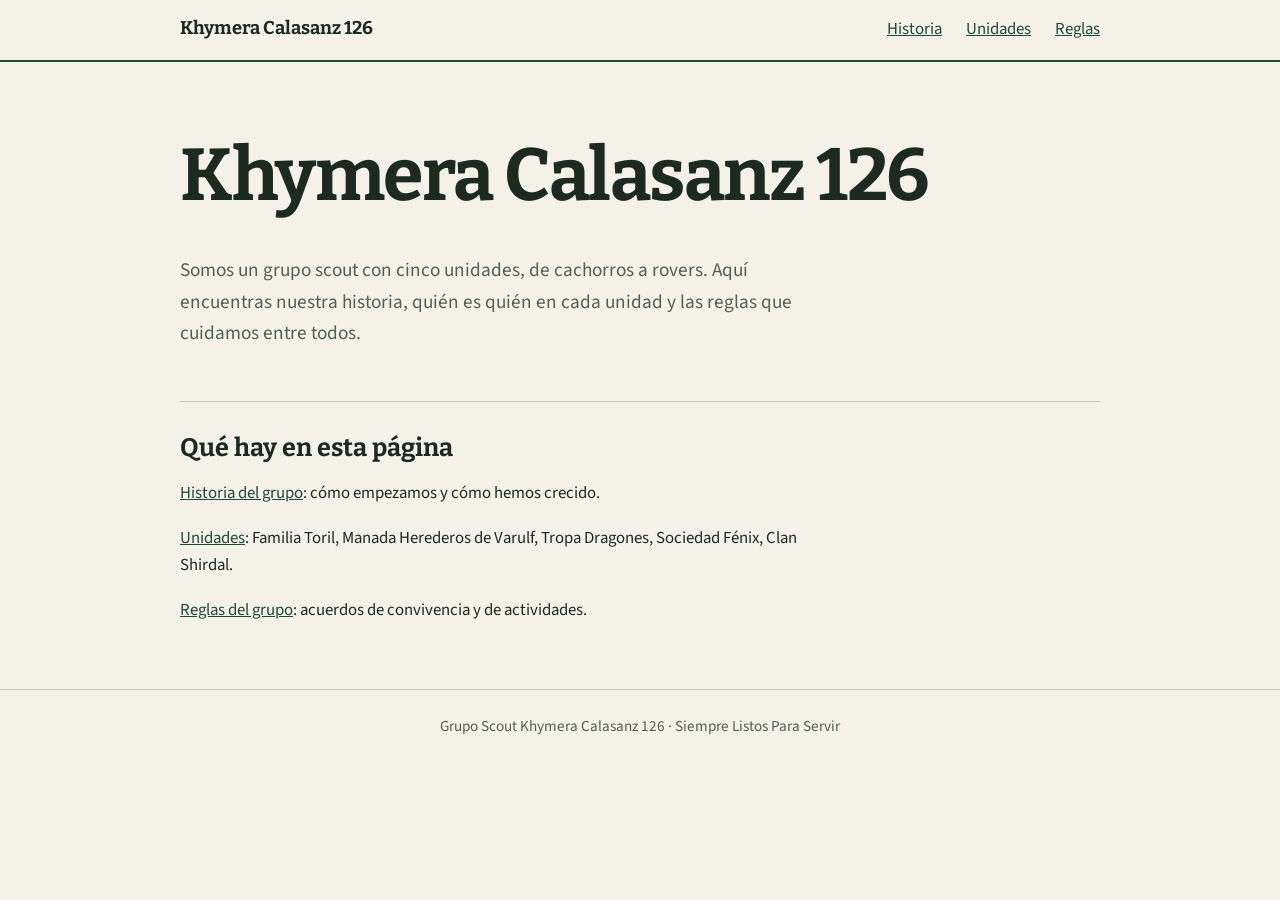
<file: index.html>
<!DOCTYPE html>
<html lang="es"><head><meta charset="utf-8">
<meta name="viewport" content="width=device-width, initial-scale=1">
<title>Inicio · Grupo Scout Khymera Calasanz 126</title>
<link rel="preconnect" href="https://fonts.googleapis.com"><link rel="preconnect" href="https://fonts.gstatic.com" crossorigin>
<link href="https://fonts.googleapis.com/css2?family=Bitter:wght@600;800&family=Source+Sans+3:wght@400;600&display=swap" rel="stylesheet">
<link rel="stylesheet" href="style.css"></head><body>
<header><nav aria-label="Principal"><a class="brand" href="index.html">Khymera Calasanz 126</a>
<a href="historia.html">Historia</a>
<a href="unidades.html">Unidades</a>
<a href="reglas.html">Reglas</a></nav></header>
<main>
<section class="hero"><h1>Khymera Calasanz 126</h1>
<p>Somos un grupo scout con cinco unidades, de cachorros a rovers. Aquí encuentras nuestra historia, quién es quién en cada unidad y las reglas que cuidamos entre todos.</p></section>
<div class="prose"><h2>Qué hay en esta página</h2>
<p><a href="historia.html">Historia del grupo</a>: cómo empezamos y cómo hemos crecido.</p>
<p><a href="unidades.html">Unidades</a>: Familia Toril, Manada Herederos de Varulf, Tropa Dragones, Sociedad Fénix, Clan Shirdal.</p>
<p><a href="reglas.html">Reglas del grupo</a>: acuerdos de convivencia y de actividades.</p></div>
</main>
<footer>Grupo Scout Khymera Calasanz 126 · Siempre Listos Para Servir</footer></body></html>
</file>
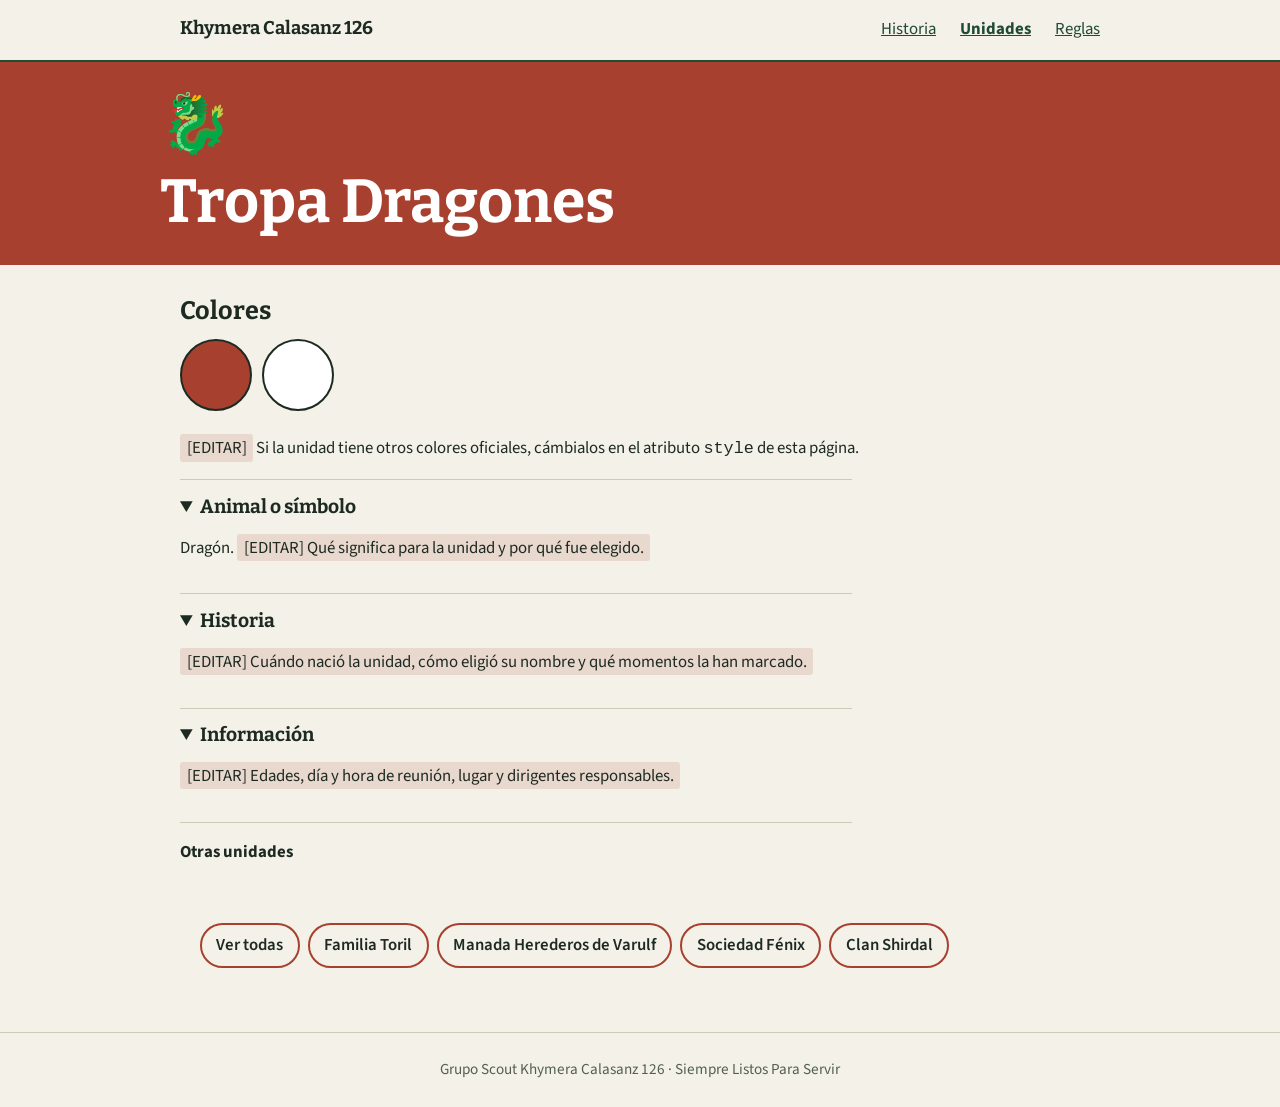
<file: dragones.html>
<!DOCTYPE html>
<html lang="es"><head><meta charset="utf-8"><meta name="viewport" content="width=device-width, initial-scale=1">
<title>Tropa Dragones · Grupo Scout Khymera Calasanz 126</title>
<link rel="preconnect" href="https://fonts.googleapis.com"><link rel="preconnect" href="https://fonts.gstatic.com" crossorigin>
<link href="https://fonts.googleapis.com/css2?family=Bitter:wght@600;800&family=Source+Sans+3:wght@400;600&display=swap" rel="stylesheet">
<link rel="stylesheet" href="style.css"></head><body>
<header><nav aria-label="Principal"><a class="brand" href="index.html">Khymera Calasanz 126</a><a href="historia.html">Historia</a><a href="unidades.html" aria-current="page">Unidades</a><a href="reglas.html">Reglas</a></nav></header>
<div class="utop" style="--c:#a8402f"><div><div class="sym" aria-hidden="true">🐉</div><h1>Tropa Dragones</h1></div></div>
<main style="--c:#a8402f;--c2:#ffffff">
<h2>Colores</h2>
<div class="swatches"><div class="sw" title="#a8402f"></div><div class="sw b" title="#ffffff"></div></div>
<p><span class="todo">[EDITAR]</span> Si la unidad tiene otros colores oficiales, cámbialos en el atributo <code>style</code> de esta página.</p>
<details open><summary>Animal o símbolo</summary><p>Dragón. <span class="todo">[EDITAR] Qué significa para la unidad y por qué fue elegido.</span></p></details>
<details open><summary>Historia</summary><p><span class="todo">[EDITAR] Cuándo nació la unidad, cómo eligió su nombre y qué momentos la han marcado.</span></p></details>
<details open><summary>Información</summary><p><span class="todo">[EDITAR] Edades, día y hora de reunión, lugar y dirigentes responsables.</span></p></details>
<p class="others-t"><strong>Otras unidades</strong></p>
<nav class="others" aria-label="Otras unidades"><a href="unidades.html">Ver todas</a><a href="toril.html">Familia Toril</a>
<a href="varulf.html">Manada Herederos de Varulf</a>
<a href="fenix.html">Sociedad Fénix</a>
<a href="shirdal.html">Clan Shirdal</a>
</main>
<footer>Grupo Scout Khymera Calasanz 126 · Siempre Listos Para Servir</footer></body></html>
</file>
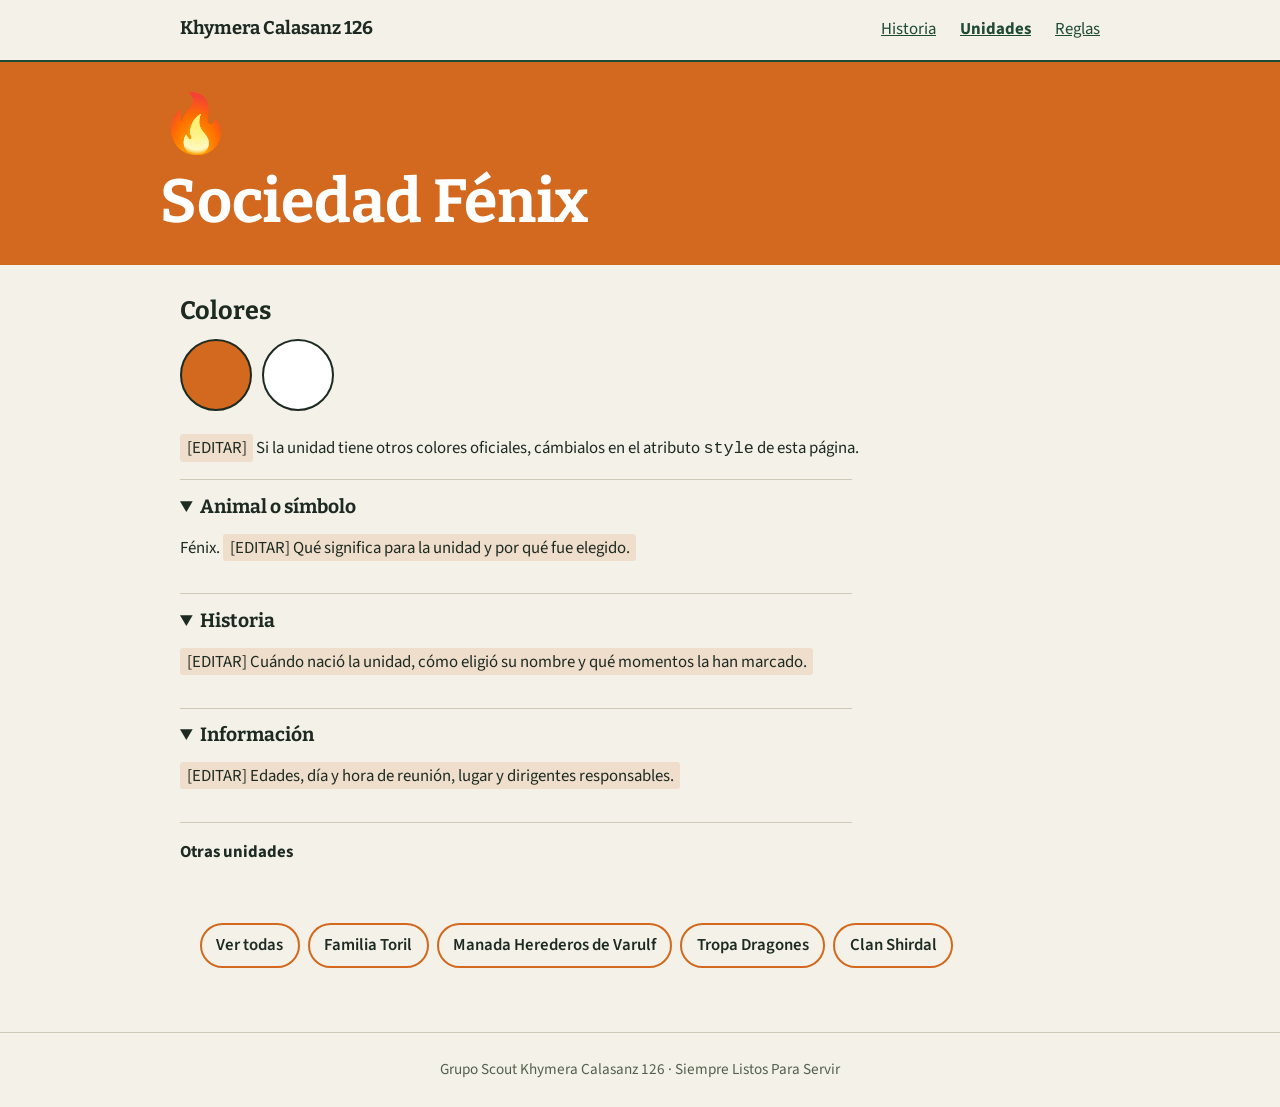
<file: fenix.html>
<!DOCTYPE html>
<html lang="es"><head><meta charset="utf-8"><meta name="viewport" content="width=device-width, initial-scale=1">
<title>Sociedad Fénix · Grupo Scout Khymera Calasanz 126</title>
<link rel="preconnect" href="https://fonts.googleapis.com"><link rel="preconnect" href="https://fonts.gstatic.com" crossorigin>
<link href="https://fonts.googleapis.com/css2?family=Bitter:wght@600;800&family=Source+Sans+3:wght@400;600&display=swap" rel="stylesheet">
<link rel="stylesheet" href="style.css"></head><body>
<header><nav aria-label="Principal"><a class="brand" href="index.html">Khymera Calasanz 126</a><a href="historia.html">Historia</a><a href="unidades.html" aria-current="page">Unidades</a><a href="reglas.html">Reglas</a></nav></header>
<div class="utop" style="--c:#d2691e"><div><div class="sym" aria-hidden="true">🔥</div><h1>Sociedad Fénix</h1></div></div>
<main style="--c:#d2691e;--c2:#ffffff">
<h2>Colores</h2>
<div class="swatches"><div class="sw" title="#d2691e"></div><div class="sw b" title="#ffffff"></div></div>
<p><span class="todo">[EDITAR]</span> Si la unidad tiene otros colores oficiales, cámbialos en el atributo <code>style</code> de esta página.</p>
<details open><summary>Animal o símbolo</summary><p>Fénix. <span class="todo">[EDITAR] Qué significa para la unidad y por qué fue elegido.</span></p></details>
<details open><summary>Historia</summary><p><span class="todo">[EDITAR] Cuándo nació la unidad, cómo eligió su nombre y qué momentos la han marcado.</span></p></details>
<details open><summary>Información</summary><p><span class="todo">[EDITAR] Edades, día y hora de reunión, lugar y dirigentes responsables.</span></p></details>
<p class="others-t"><strong>Otras unidades</strong></p>
<nav class="others" aria-label="Otras unidades"><a href="unidades.html">Ver todas</a><a href="toril.html">Familia Toril</a>
<a href="varulf.html">Manada Herederos de Varulf</a>
<a href="dragones.html">Tropa Dragones</a>
<a href="shirdal.html">Clan Shirdal</a>
</main>
<footer>Grupo Scout Khymera Calasanz 126 · Siempre Listos Para Servir</footer></body></html>
</file>
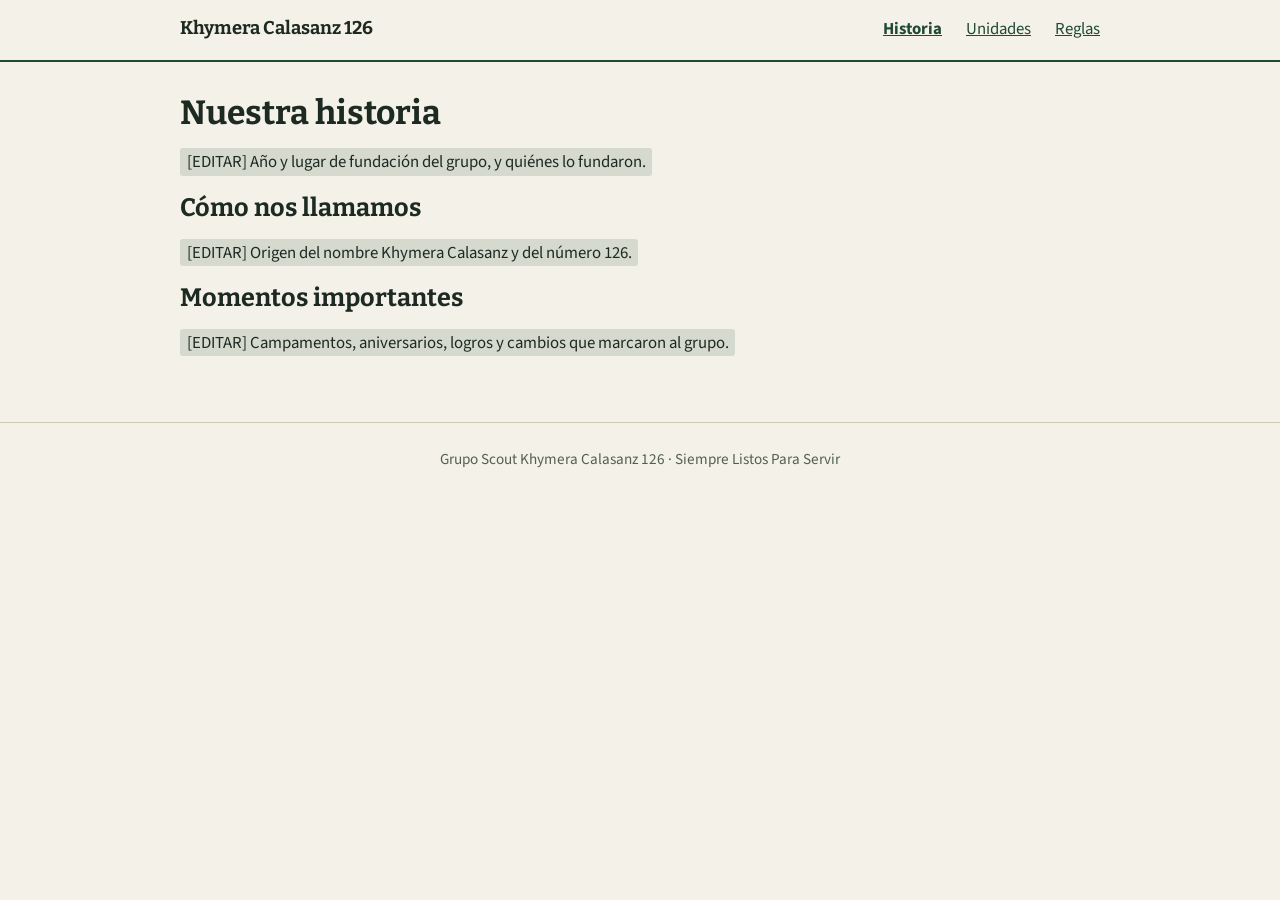
<file: historia.html>
<!DOCTYPE html>
<html lang="es"><head><meta charset="utf-8">
<meta name="viewport" content="width=device-width, initial-scale=1">
<title>Historia · Grupo Scout Khymera Calasanz 126</title>
<link rel="preconnect" href="https://fonts.googleapis.com"><link rel="preconnect" href="https://fonts.gstatic.com" crossorigin>
<link href="https://fonts.googleapis.com/css2?family=Bitter:wght@600;800&family=Source+Sans+3:wght@400;600&display=swap" rel="stylesheet">
<link rel="stylesheet" href="style.css"></head><body>
<header><nav aria-label="Principal"><a class="brand" href="index.html">Khymera Calasanz 126</a>
<a href="historia.html" aria-current="page">Historia</a>
<a href="unidades.html">Unidades</a>
<a href="reglas.html">Reglas</a></nav></header>
<main>
<h1>Nuestra historia</h1><div class="prose">
<p><span class="todo">[EDITAR] Año y lugar de fundación del grupo, y quiénes lo fundaron.</span></p>
<h2>Cómo nos llamamos</h2><p><span class="todo">[EDITAR] Origen del nombre Khymera Calasanz y del número 126.</span></p>
<h2>Momentos importantes</h2><p><span class="todo">[EDITAR] Campamentos, aniversarios, logros y cambios que marcaron al grupo.</span></p></div>
</main>
<footer>Grupo Scout Khymera Calasanz 126 · Siempre Listos Para Servir</footer></body></html>
</file>
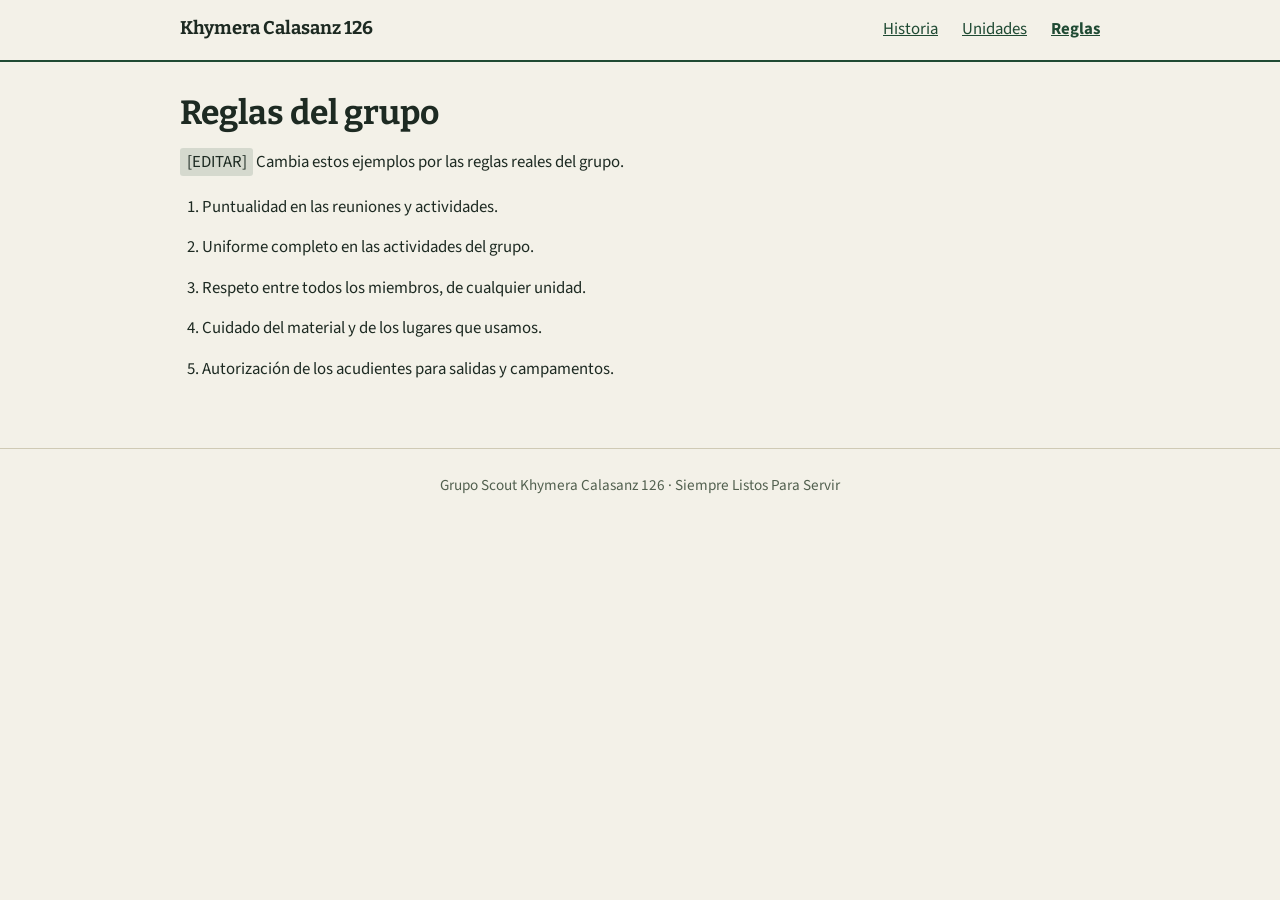
<file: reglas.html>
<!DOCTYPE html>
<html lang="es"><head><meta charset="utf-8">
<meta name="viewport" content="width=device-width, initial-scale=1">
<title>Reglas · Grupo Scout Khymera Calasanz 126</title>
<link rel="preconnect" href="https://fonts.googleapis.com"><link rel="preconnect" href="https://fonts.gstatic.com" crossorigin>
<link href="https://fonts.googleapis.com/css2?family=Bitter:wght@600;800&family=Source+Sans+3:wght@400;600&display=swap" rel="stylesheet">
<link rel="stylesheet" href="style.css"></head><body>
<header><nav aria-label="Principal"><a class="brand" href="index.html">Khymera Calasanz 126</a>
<a href="historia.html">Historia</a>
<a href="unidades.html">Unidades</a>
<a href="reglas.html" aria-current="page">Reglas</a></nav></header>
<main>
<h1>Reglas del grupo</h1><p class="prose"><span class="todo">[EDITAR]</span> Cambia estos ejemplos por las reglas reales del grupo.</p>
<ol class="reglas"><li>Puntualidad en las reuniones y actividades.</li><li>Uniforme completo en las actividades del grupo.</li><li>Respeto entre todos los miembros, de cualquier unidad.</li><li>Cuidado del material y de los lugares que usamos.</li><li>Autorización de los acudientes para salidas y campamentos.</li></ol>
</main>
<footer>Grupo Scout Khymera Calasanz 126 · Siempre Listos Para Servir</footer></body></html>
</file>
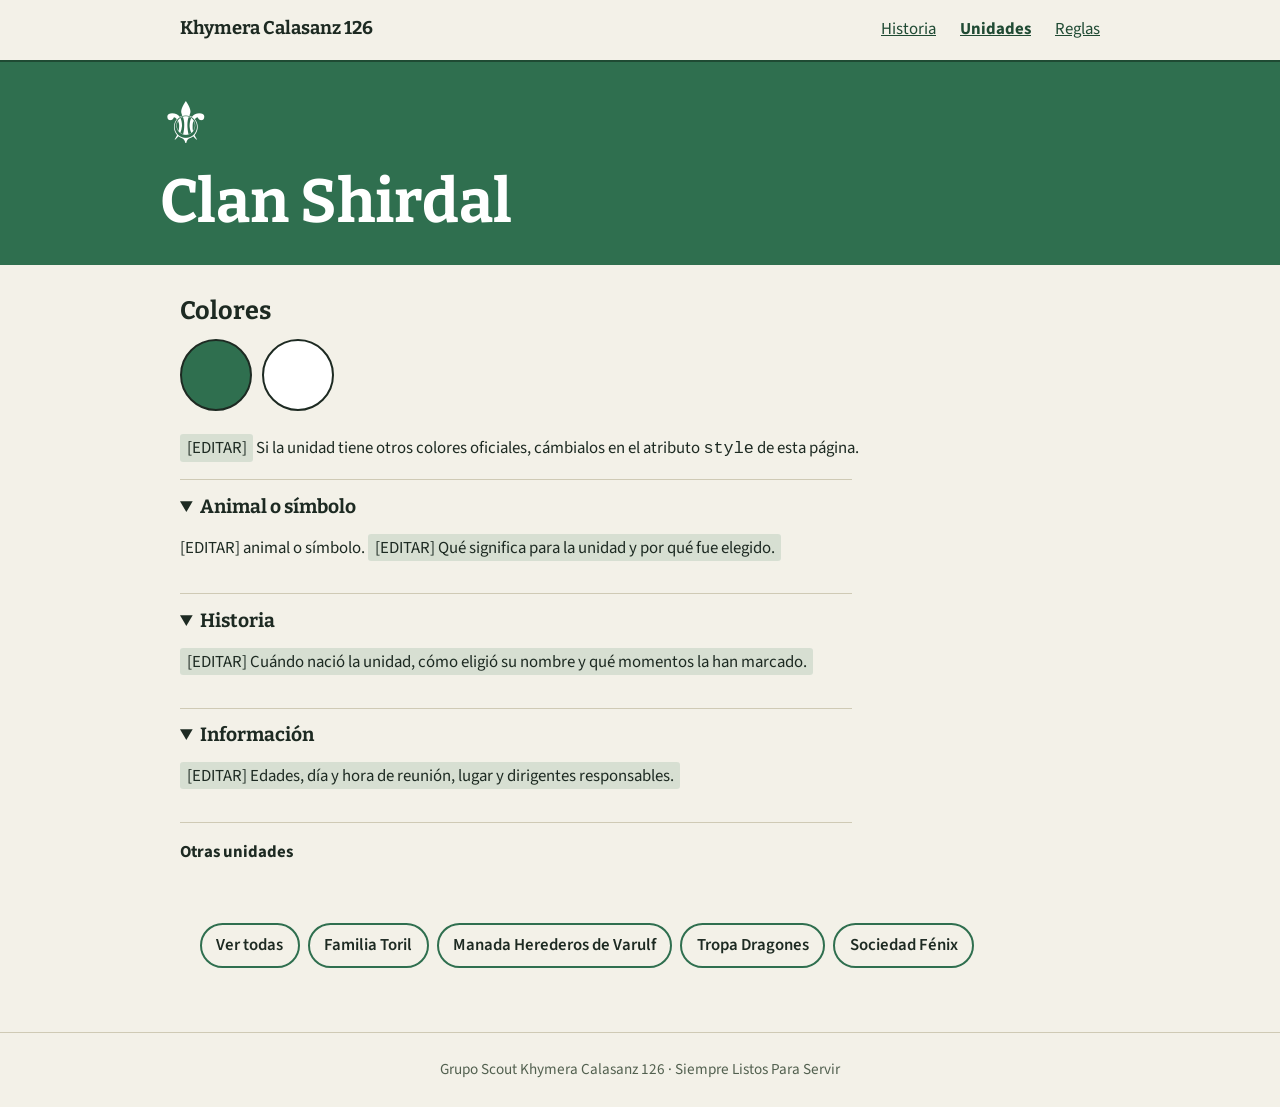
<file: shirdal.html>
<!DOCTYPE html>
<html lang="es"><head><meta charset="utf-8"><meta name="viewport" content="width=device-width, initial-scale=1">
<title>Clan Shirdal · Grupo Scout Khymera Calasanz 126</title>
<link rel="preconnect" href="https://fonts.googleapis.com"><link rel="preconnect" href="https://fonts.gstatic.com" crossorigin>
<link href="https://fonts.googleapis.com/css2?family=Bitter:wght@600;800&family=Source+Sans+3:wght@400;600&display=swap" rel="stylesheet">
<link rel="stylesheet" href="style.css"></head><body>
<header><nav aria-label="Principal"><a class="brand" href="index.html">Khymera Calasanz 126</a><a href="historia.html">Historia</a><a href="unidades.html" aria-current="page">Unidades</a><a href="reglas.html">Reglas</a></nav></header>
<div class="utop" style="--c:#2f6f4f"><div><div class="sym" aria-hidden="true">⚜️</div><h1>Clan Shirdal</h1></div></div>
<main style="--c:#2f6f4f;--c2:#ffffff">
<h2>Colores</h2>
<div class="swatches"><div class="sw" title="#2f6f4f"></div><div class="sw b" title="#ffffff"></div></div>
<p><span class="todo">[EDITAR]</span> Si la unidad tiene otros colores oficiales, cámbialos en el atributo <code>style</code> de esta página.</p>
<details open><summary>Animal o símbolo</summary><p>[EDITAR] animal o símbolo. <span class="todo">[EDITAR] Qué significa para la unidad y por qué fue elegido.</span></p></details>
<details open><summary>Historia</summary><p><span class="todo">[EDITAR] Cuándo nació la unidad, cómo eligió su nombre y qué momentos la han marcado.</span></p></details>
<details open><summary>Información</summary><p><span class="todo">[EDITAR] Edades, día y hora de reunión, lugar y dirigentes responsables.</span></p></details>
<p class="others-t"><strong>Otras unidades</strong></p>
<nav class="others" aria-label="Otras unidades"><a href="unidades.html">Ver todas</a><a href="toril.html">Familia Toril</a>
<a href="varulf.html">Manada Herederos de Varulf</a>
<a href="dragones.html">Tropa Dragones</a>
<a href="fenix.html">Sociedad Fénix</a>
</main>
<footer>Grupo Scout Khymera Calasanz 126 · Siempre Listos Para Servir</footer></body></html>
</file>
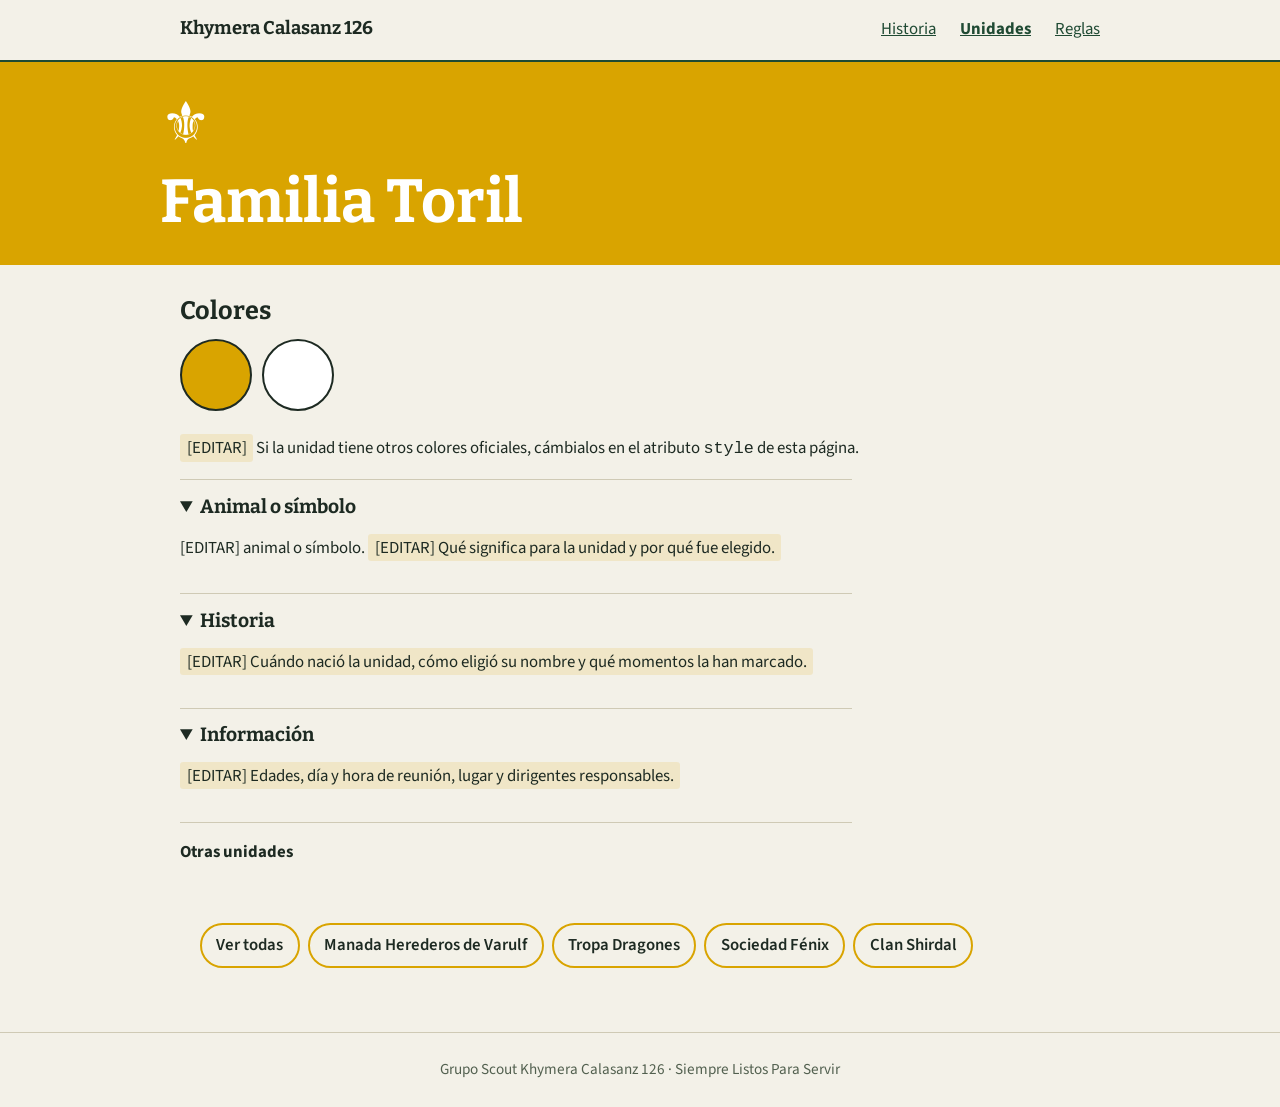
<file: toril.html>
<!DOCTYPE html>
<html lang="es"><head><meta charset="utf-8"><meta name="viewport" content="width=device-width, initial-scale=1">
<title>Familia Toril · Grupo Scout Khymera Calasanz 126</title>
<link rel="preconnect" href="https://fonts.googleapis.com"><link rel="preconnect" href="https://fonts.gstatic.com" crossorigin>
<link href="https://fonts.googleapis.com/css2?family=Bitter:wght@600;800&family=Source+Sans+3:wght@400;600&display=swap" rel="stylesheet">
<link rel="stylesheet" href="style.css"></head><body>
<header><nav aria-label="Principal"><a class="brand" href="index.html">Khymera Calasanz 126</a><a href="historia.html">Historia</a><a href="unidades.html" aria-current="page">Unidades</a><a href="reglas.html">Reglas</a></nav></header>
<div class="utop" style="--c:#d9a400"><div><div class="sym" aria-hidden="true">⚜️</div><h1>Familia Toril</h1></div></div>
<main style="--c:#d9a400;--c2:#ffffff">
<h2>Colores</h2>
<div class="swatches"><div class="sw" title="#d9a400"></div><div class="sw b" title="#ffffff"></div></div>
<p><span class="todo">[EDITAR]</span> Si la unidad tiene otros colores oficiales, cámbialos en el atributo <code>style</code> de esta página.</p>
<details open><summary>Animal o símbolo</summary><p>[EDITAR] animal o símbolo. <span class="todo">[EDITAR] Qué significa para la unidad y por qué fue elegido.</span></p></details>
<details open><summary>Historia</summary><p><span class="todo">[EDITAR] Cuándo nació la unidad, cómo eligió su nombre y qué momentos la han marcado.</span></p></details>
<details open><summary>Información</summary><p><span class="todo">[EDITAR] Edades, día y hora de reunión, lugar y dirigentes responsables.</span></p></details>
<p class="others-t"><strong>Otras unidades</strong></p>
<nav class="others" aria-label="Otras unidades"><a href="unidades.html">Ver todas</a><a href="varulf.html">Manada Herederos de Varulf</a>
<a href="dragones.html">Tropa Dragones</a>
<a href="fenix.html">Sociedad Fénix</a>
<a href="shirdal.html">Clan Shirdal</a>
</main>
<footer>Grupo Scout Khymera Calasanz 126 · Siempre Listos Para Servir</footer></body></html>
</file>
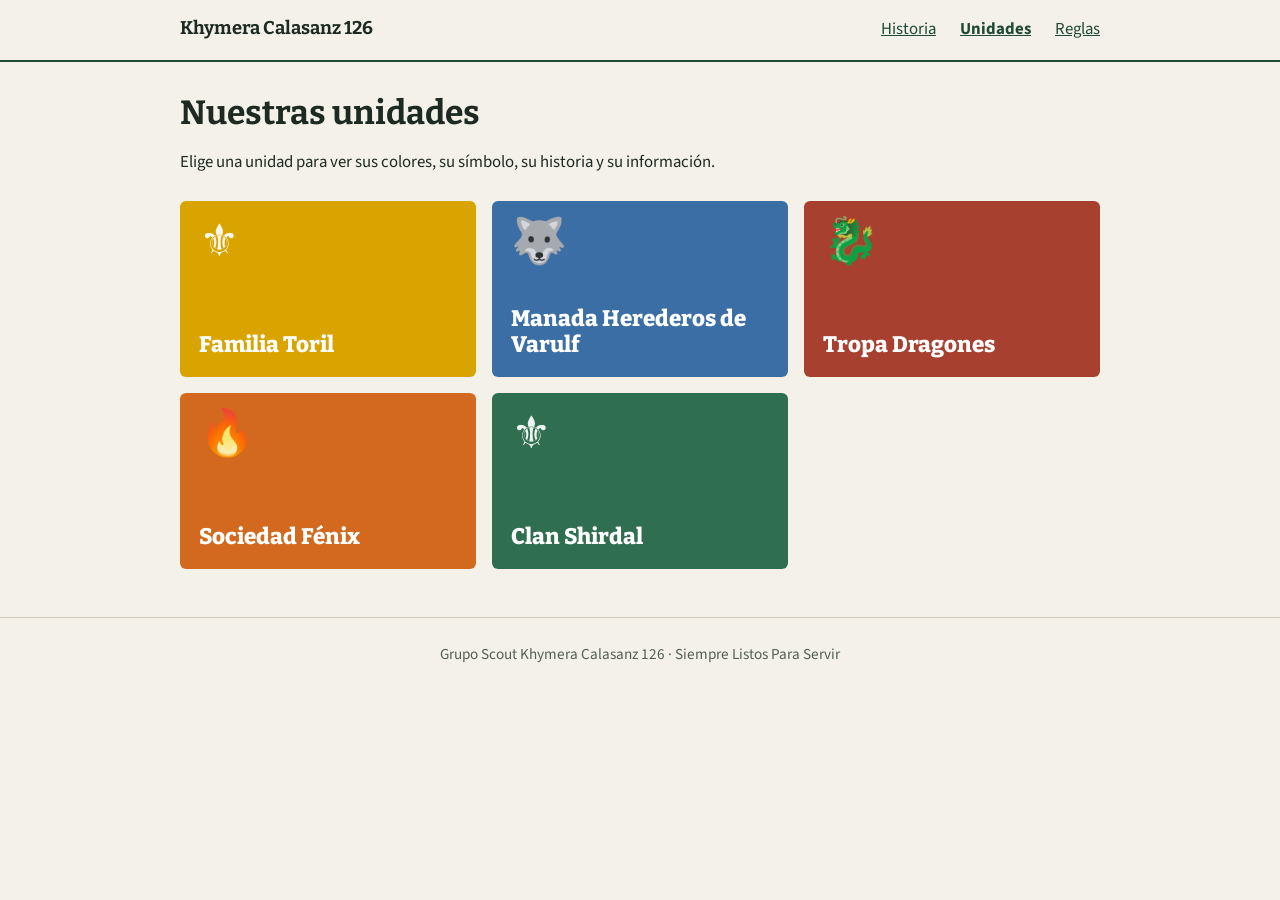
<file: unidades.html>
<!DOCTYPE html>
<html lang="es"><head><meta charset="utf-8"><meta name="viewport" content="width=device-width, initial-scale=1">
<title>Unidades · Grupo Scout Khymera Calasanz 126</title>
<link rel="preconnect" href="https://fonts.googleapis.com"><link rel="preconnect" href="https://fonts.gstatic.com" crossorigin>
<link href="https://fonts.googleapis.com/css2?family=Bitter:wght@600;800&family=Source+Sans+3:wght@400;600&display=swap" rel="stylesheet">
<link rel="stylesheet" href="style.css"></head><body>
<header><nav aria-label="Principal"><a class="brand" href="index.html">Khymera Calasanz 126</a><a href="historia.html">Historia</a><a href="unidades.html" aria-current="page">Unidades</a><a href="reglas.html">Reglas</a></nav></header>
<main><h1>Nuestras unidades</h1><p class="prose">Elige una unidad para ver sus colores, su símbolo, su historia y su información.</p><div class="selector">
<a class="pick" href="toril.html" style="--c:#d9a400"><span class="sym" aria-hidden="true">⚜️</span><strong>Familia Toril</strong></a>
<a class="pick" href="varulf.html" style="--c:#3b6ea5"><span class="sym" aria-hidden="true">🐺</span><strong>Manada Herederos de Varulf</strong></a>
<a class="pick" href="dragones.html" style="--c:#a8402f"><span class="sym" aria-hidden="true">🐉</span><strong>Tropa Dragones</strong></a>
<a class="pick" href="fenix.html" style="--c:#d2691e"><span class="sym" aria-hidden="true">🔥</span><strong>Sociedad Fénix</strong></a>
<a class="pick" href="shirdal.html" style="--c:#2f6f4f"><span class="sym" aria-hidden="true">⚜️</span><strong>Clan Shirdal</strong></a>
</div></main><footer>Grupo Scout Khymera Calasanz 126 · Siempre Listos Para Servir</footer></body></html>
</file>
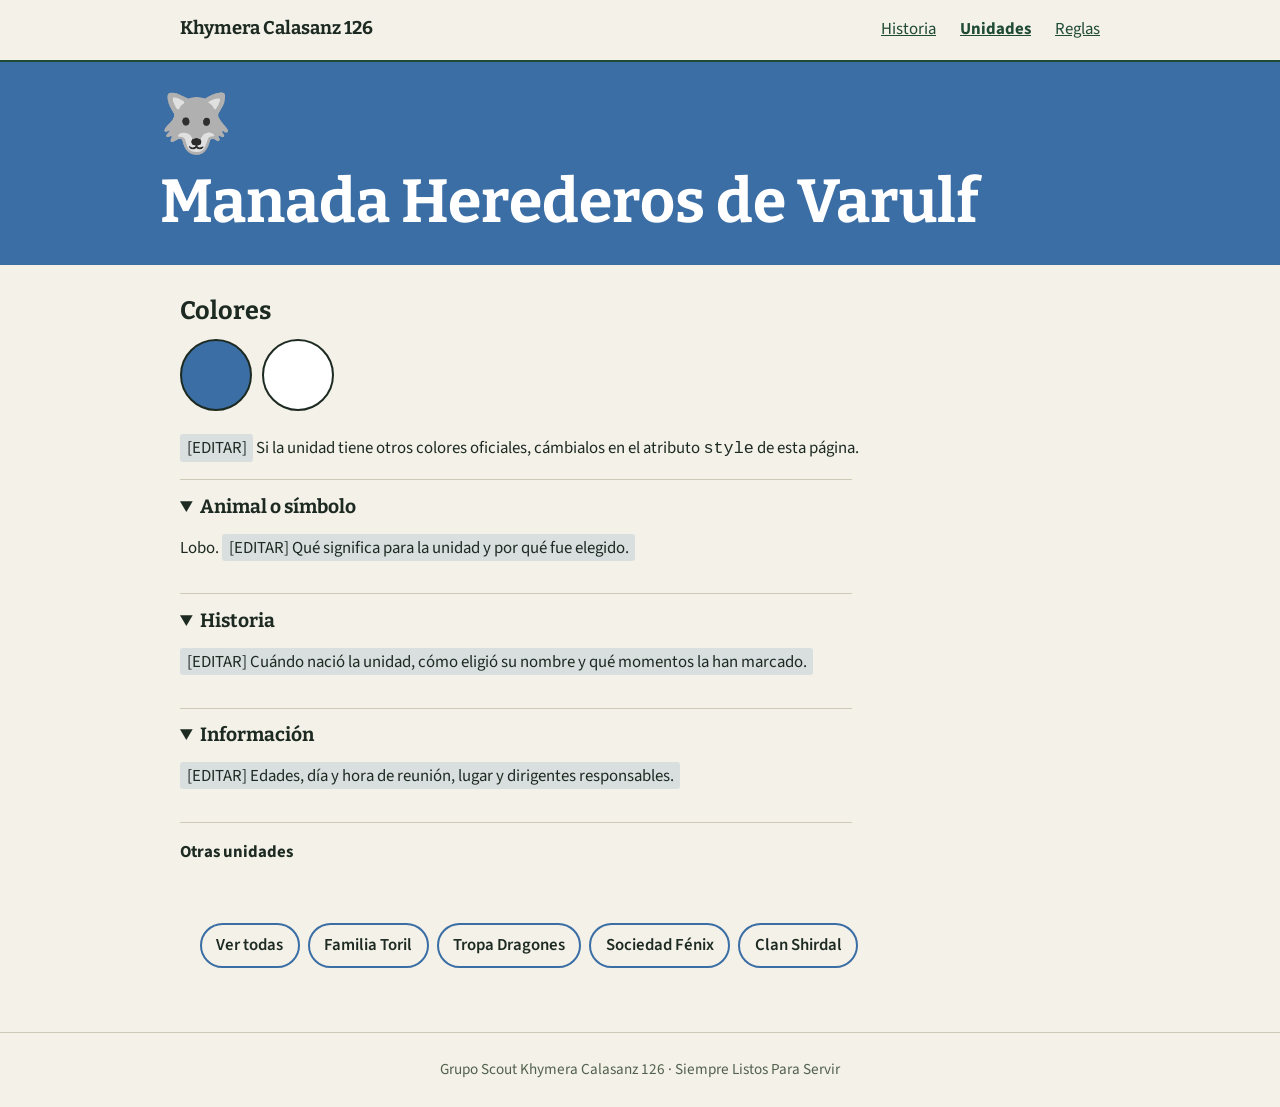
<file: varulf.html>
<!DOCTYPE html>
<html lang="es"><head><meta charset="utf-8"><meta name="viewport" content="width=device-width, initial-scale=1">
<title>Manada Herederos de Varulf · Grupo Scout Khymera Calasanz 126</title>
<link rel="preconnect" href="https://fonts.googleapis.com"><link rel="preconnect" href="https://fonts.gstatic.com" crossorigin>
<link href="https://fonts.googleapis.com/css2?family=Bitter:wght@600;800&family=Source+Sans+3:wght@400;600&display=swap" rel="stylesheet">
<link rel="stylesheet" href="style.css"></head><body>
<header><nav aria-label="Principal"><a class="brand" href="index.html">Khymera Calasanz 126</a><a href="historia.html">Historia</a><a href="unidades.html" aria-current="page">Unidades</a><a href="reglas.html">Reglas</a></nav></header>
<div class="utop" style="--c:#3b6ea5"><div><div class="sym" aria-hidden="true">🐺</div><h1>Manada Herederos de Varulf</h1></div></div>
<main style="--c:#3b6ea5;--c2:#ffffff">
<h2>Colores</h2>
<div class="swatches"><div class="sw" title="#3b6ea5"></div><div class="sw b" title="#ffffff"></div></div>
<p><span class="todo">[EDITAR]</span> Si la unidad tiene otros colores oficiales, cámbialos en el atributo <code>style</code> de esta página.</p>
<details open><summary>Animal o símbolo</summary><p>Lobo. <span class="todo">[EDITAR] Qué significa para la unidad y por qué fue elegido.</span></p></details>
<details open><summary>Historia</summary><p><span class="todo">[EDITAR] Cuándo nació la unidad, cómo eligió su nombre y qué momentos la han marcado.</span></p></details>
<details open><summary>Información</summary><p><span class="todo">[EDITAR] Edades, día y hora de reunión, lugar y dirigentes responsables.</span></p></details>
<p class="others-t"><strong>Otras unidades</strong></p>
<nav class="others" aria-label="Otras unidades"><a href="unidades.html">Ver todas</a><a href="toril.html">Familia Toril</a>
<a href="dragones.html">Tropa Dragones</a>
<a href="fenix.html">Sociedad Fénix</a>
<a href="shirdal.html">Clan Shirdal</a>
</main>
<footer>Grupo Scout Khymera Calasanz 126 · Siempre Listos Para Servir</footer></body></html>
</file>
<file: style.css>
:root{--bg:#f3f1e8;--ink:#1d2a22;--soft:#52604f;--green:#1f4a33;--line:#cfcab5;--on:#f3f1e8}
@media (prefers-color-scheme:dark){:root{--bg:#14201a;--ink:#e9e6d6;--soft:#a9b5a2;--green:#8fc3a0;--line:#2f4237;--on:#14201a}}
*{box-sizing:border-box}
html{scroll-behavior:smooth}
body{margin:0;background:var(--bg);color:var(--ink);font:1.05rem/1.65 "Source Sans 3",system-ui,sans-serif}
h1,h2,h3{font-family:Bitter,Georgia,serif;line-height:1.15;margin:0 0 .5em}
a{color:var(--green)}
a:focus-visible{outline:3px solid var(--green);outline-offset:3px}
header{border-bottom:2px solid var(--green)}
nav{max-width:60rem;margin:auto;padding:1rem 1.25rem;display:flex;flex-wrap:wrap;gap:.5rem 1.5rem;align-items:baseline}
nav .brand{font:700 1.15rem Bitter,Georgia,serif;margin-right:auto;text-decoration:none;color:var(--ink)}
nav a[aria-current]{font-weight:700;text-decoration:underline}
main{max-width:60rem;margin:auto;padding:2rem 1.25rem 3rem}
.hero{padding:2.5rem 0 2rem;border-bottom:1px solid var(--line);margin-bottom:2rem}
.hero h1{font-size:clamp(2.4rem,8vw,4.6rem);letter-spacing:-.02em}
.hero p{max-width:40rem;color:var(--soft);font-size:1.2rem}
.prose{max-width:42rem}
.unit{padding:1.5rem 0 1.5rem 1.25rem;border-left:8px solid var(--c);margin-bottom:1.5rem}
.unit h2{font-size:clamp(1.6rem,5vw,2.3rem)}
.unit .rama{color:var(--soft);font-weight:600;margin:0 0 .5rem}
.todo{background:color-mix(in srgb,var(--c,var(--green)) 14%,transparent);padding:.1em .4em;border-radius:3px}
ol.reglas{padding-left:1.4rem;max-width:42rem}
ol.reglas li{margin-bottom:.8rem}
footer{border-top:1px solid var(--line);padding:1.5rem 1.25rem;text-align:center;color:var(--soft);font-size:.95rem}
@media (prefers-reduced-motion:reduce){html{scroll-behavior:auto}}
.selector{display:grid;grid-template-columns:repeat(auto-fit,minmax(15rem,1fr));gap:1rem;margin-top:1.5rem}
.pick{display:flex;flex-direction:column;justify-content:flex-end;min-height:11rem;padding:1.2rem;background:var(--c);color:#fff;text-decoration:none;border-radius:6px;transition:transform .2s,box-shadow .2s}
.pick:hover,.pick:focus-visible{transform:translateY(-6px);box-shadow:0 10px 0 -2px color-mix(in srgb,var(--c) 55%,#000);outline:3px solid var(--ink);outline-offset:3px}
.pick .sym{font-size:2.8rem;line-height:1;margin-bottom:auto}
.pick strong{font:800 1.4rem/1.15 Bitter,Georgia,serif}
.pick span{opacity:.92}
.utop{background:var(--c);color:#fff;padding:2.2rem 1.25rem 1.8rem;animation:rise .6s ease-out}
.utop div{max-width:60rem;margin:auto}
.utop .sym{font-size:3.6rem;line-height:1}
.utop h1{font-size:clamp(2rem,7vw,3.8rem);margin:.2em 0 0}
.utop p{margin:.3em 0 0;font-size:1.15rem}
@keyframes rise{from{opacity:0;transform:translateY(12px)}to{opacity:1;transform:none}}
.swatches{display:flex;gap:.6rem;flex-wrap:wrap;margin:.5rem 0 1.5rem}
.sw{width:4.5rem;height:4.5rem;border-radius:50%;border:2px solid var(--ink);background:var(--c)}
.sw.b{background:var(--c2,#fff)}
details{border-top:1px solid var(--line);padding:.9rem 0;max-width:42rem}
details:last-of-type{border-bottom:1px solid var(--line)}
summary{cursor:pointer;font:700 1.2rem Bitter,Georgia,serif;color:var(--ink)}
summary:focus-visible{outline:3px solid var(--c);outline-offset:3px}
.others{display:flex;flex-wrap:wrap;gap:.5rem;margin-top:2.5rem}
.others a{padding:.4rem .9rem;border:2px solid var(--c);border-radius:99px;text-decoration:none;color:var(--ink);font-weight:600}
.others a:hover,.others a:focus-visible{background:var(--c);color:#fff}
@media (prefers-reduced-motion:reduce){.utop{animation:none}.pick{transition:none}}
</file>
